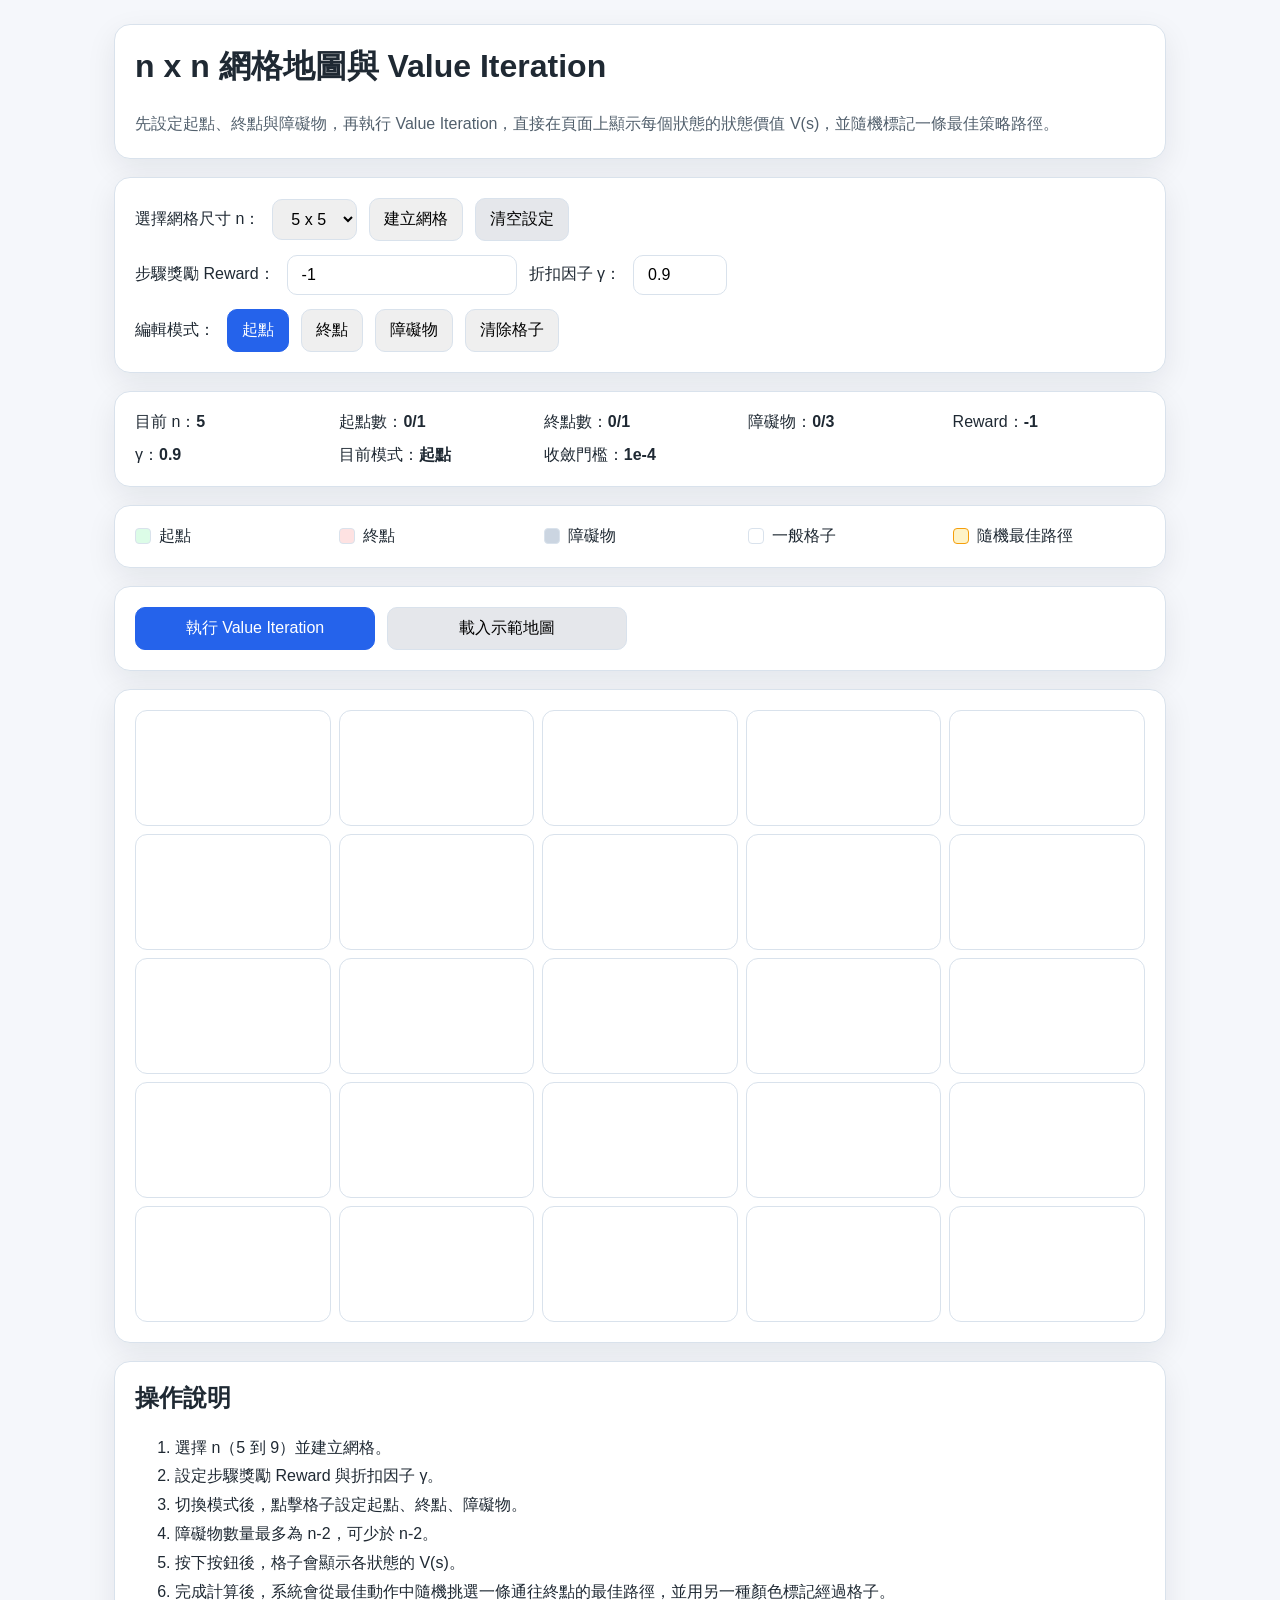
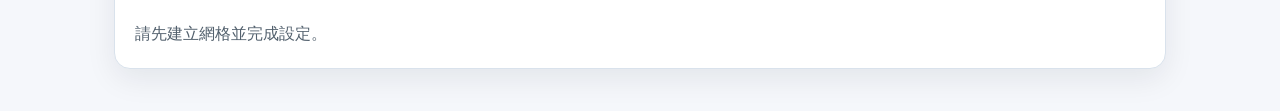
<file: index.html>
<!DOCTYPE html>
<html lang="zh-Hant">
<head>
  <meta charset="UTF-8" />
  <meta name="viewport" content="width=device-width, initial-scale=1.0" />
  <title>GridWorld Value Iteration</title>
  <link rel="stylesheet" href="./static/style.css" />
</head>
<body>
  <main class="container">
    <header class="hero">
      <h1>n x n 網格地圖與 Value Iteration</h1>
      <p>
        先設定起點、終點與障礙物，再執行 Value Iteration，直接在頁面上顯示每個狀態的狀態價值 V(s)，並隨機標記一條最佳策略路徑。
      </p>
    </header>

    <section class="panel controls">
      <div class="control-row">
        <label for="gridSize">選擇網格尺寸 n：</label>
        <select id="gridSize">
          <option value="5">5 x 5</option>
          <option value="6">6 x 6</option>
          <option value="7">7 x 7</option>
          <option value="8">8 x 8</option>
          <option value="9">9 x 9</option>
        </select>
        <button id="buildGridBtn">建立網格</button>
        <button id="resetGridBtn" class="secondary">清空設定</button>
      </div>

      <div class="control-row">
        <label for="rewardInput">步驟獎勵 Reward：</label>
        <input id="rewardInput" type="number" step="0.1" value="-1" />

        <label for="gammaInput">折扣因子 γ：</label>
        <input id="gammaInput" type="number" step="0.01" min="0" max="1" value="0.9" />
      </div>

      <div class="control-row mode-row">
        <span>編輯模式：</span>
        <button class="mode-btn active" data-mode="start">起點</button>
        <button class="mode-btn" data-mode="end">終點</button>
        <button class="mode-btn" data-mode="obstacle">障礙物</button>
        <button class="mode-btn" data-mode="empty">清除格子</button>
      </div>
    </section>

    <section class="panel info-grid">
      <div>目前 n：<strong id="infoN">5</strong></div>
      <div>起點數：<strong id="infoStart">0/1</strong></div>
      <div>終點數：<strong id="infoEnd">0/1</strong></div>
      <div>障礙物：<strong id="infoObstacle">0/3</strong></div>
      <div>Reward：<strong id="infoReward">-1</strong></div>
      <div>γ：<strong id="infoGamma">0.9</strong></div>
      <div>目前模式：<strong id="infoMode">起點</strong></div>
      <div>收斂門檻：<strong>1e-4</strong></div>
    </section>

    <section class="panel legend">
      <div><span class="legend-box start"></span>起點</div>
      <div><span class="legend-box end"></span>終點</div>
      <div><span class="legend-box obstacle"></span>障礙物</div>
      <div><span class="legend-box empty"></span>一般格子</div>
      <div><span class="legend-box path"></span>隨機最佳路徑</div>
    </section>

    <section class="panel action-panel">
      <button id="runBtn" class="primary">執行 Value Iteration</button>
      <button id="demoBtn" class="secondary">載入示範地圖</button>
    </section>

    <section class="panel">
      <div id="grid" class="grid" aria-label="grid world"></div>
    </section>

    <section class="panel">
      <h2>操作說明</h2>
      <ol>
        <li>選擇 n（5 到 9）並建立網格。</li>
        <li>設定步驟獎勵 Reward 與折扣因子 γ。</li>
        <li>切換模式後，點擊格子設定起點、終點、障礙物。</li>
        <li>障礙物數量最多為 n-2，可少於 n-2。</li>
        <li>按下按鈕後，格子會顯示各狀態的 V(s)。</li>
        <li>完成計算後，系統會從最佳動作中隨機挑選一條通往終點的最佳路徑，並用另一種顏色標記經過格子。</li>
      </ol>
      <p id="message" class="message">請先建立網格並完成設定。</p>
    </section>
  </main>

  <script src="./static/app.js"></script>
</body>
</html>
</file>
<file: static/style.css>
:root {
  --bg: #f5f7fb;
  --panel: #ffffff;
  --line: #d9e2ec;
  --text: #1f2933;
  --muted: #52606d;
  --primary: #2563eb;
  --primary-dark: #1d4ed8;
  --secondary: #e5e7eb;
  --start: #dcfce7;
  --end: #fee2e2;
  --obstacle: #cbd5e1;
  --policy: #7c3aed;
  --path: #fef3c7;
  --path-border: #f59e0b;
  --shadow: 0 10px 30px rgba(15, 23, 42, 0.08);
}

* {
  box-sizing: border-box;
}

body {
  margin: 0;
  font-family: "Noto Sans TC", "Microsoft JhengHei", sans-serif;
  background: var(--bg);
  color: var(--text);
}

.container {
  max-width: 1100px;
  margin: 0 auto;
  padding: 24px;
}

.hero,
.panel {
  background: var(--panel);
  border: 1px solid var(--line);
  border-radius: 16px;
  box-shadow: var(--shadow);
  padding: 20px;
  margin-bottom: 18px;
}

.hero h1,
.panel h2 {
  margin-top: 0;
}

.hero p {
  margin-bottom: 0;
  color: var(--muted);
  line-height: 1.7;
}

.control-row {
  display: flex;
  flex-wrap: wrap;
  align-items: center;
  gap: 12px;
  margin-bottom: 14px;
}

.control-row:last-child {
  margin-bottom: 0;
}

button,
select,
input {
  font: inherit;
}

button,
select,
input[type="number"] {
  border-radius: 10px;
  border: 1px solid var(--line);
  padding: 10px 14px;
}

button {
  cursor: pointer;
  transition: transform 0.15s ease, background 0.15s ease, border-color 0.15s ease;
}

button:hover {
  transform: translateY(-1px);
}

button.primary {
  background: var(--primary);
  color: #fff;
  border-color: var(--primary);
}

button.primary:hover {
  background: var(--primary-dark);
}

button.secondary {
  background: var(--secondary);
}

.mode-btn.active {
  background: var(--primary);
  border-color: var(--primary);
  color: #fff;
}

.info-grid,
.legend,
.action-panel {
  display: grid;
  gap: 12px;
}

.info-grid {
  grid-template-columns: repeat(auto-fit, minmax(180px, 1fr));
}

.legend {
  grid-template-columns: repeat(auto-fit, minmax(120px, 1fr));
}

.action-panel {
  grid-template-columns: repeat(auto-fit, minmax(180px, 240px));
}

.legend-box {
  display: inline-block;
  width: 16px;
  height: 16px;
  vertical-align: middle;
  margin-right: 8px;
  border-radius: 4px;
  border: 1px solid var(--line);
}

.legend-box.start { background: var(--start); }
.legend-box.end { background: var(--end); }
.legend-box.obstacle { background: var(--obstacle); }
.legend-box.empty { background: #fff; }
.legend-box.path { background: var(--path); border-color: var(--path-border); }

.grid {
  display: grid;
  gap: 8px;
  width: 100%;
}

.cell {
  position: relative;
  border: 1px solid var(--line);
  border-radius: 12px;
  min-height: 116px;
  background: #fff;
  display: flex;
  flex-direction: column;
  align-items: center;
  justify-content: center;
  gap: 6px;
  user-select: none;
  cursor: pointer;
  overflow: hidden;
  padding: 22px 8px 28px;
}

.cell.start { background: var(--start); }
.cell.end { background: var(--end); }
.cell.obstacle {
  background: var(--obstacle);
  color: #334155;
}

.cell.path-highlight {
  background: var(--path);
  border-color: var(--path-border);
  box-shadow: inset 0 0 0 2px rgba(245, 158, 11, 0.45);
}

.cell.start.path-highlight {
  background: linear-gradient(0deg, rgba(254, 243, 199, 0.95), rgba(254, 243, 199, 0.95)), var(--start);
}

.cell.end.path-highlight {
  background: linear-gradient(0deg, rgba(254, 243, 199, 0.95), rgba(254, 243, 199, 0.95)), var(--end);
}

.cell-label {
  position: absolute;
  top: 8px;
  left: 10px;
  font-size: 12px;
  font-weight: 700;
  opacity: 0.85;
}

.cell-path-badge {
  font-size: 11px;
  font-weight: 700;
  color: #92400e;
  background: rgba(245, 158, 11, 0.16);
  border: 1px solid rgba(245, 158, 11, 0.32);
  border-radius: 999px;
  padding: 2px 8px;
}

.cell-value {
  position: absolute;
  right: 8px;
  bottom: 8px;
  font-size: 12px;
  font-weight: 700;
  background: rgba(255, 255, 255, 0.82);
  padding: 2px 6px;
  border-radius: 999px;
}

.message {
  margin: 0;
  color: var(--muted);
  line-height: 1.7;
}

.message.error {
  color: #b91c1c;
}

.message.success {
  color: #166534;
}

ol {
  margin-bottom: 14px;
  line-height: 1.8;
}

@media (max-width: 640px) {
  .container {
    padding: 14px;
  }

  .cell {
    min-height: 104px;
    padding: 20px 6px 26px;
  }
</file>
